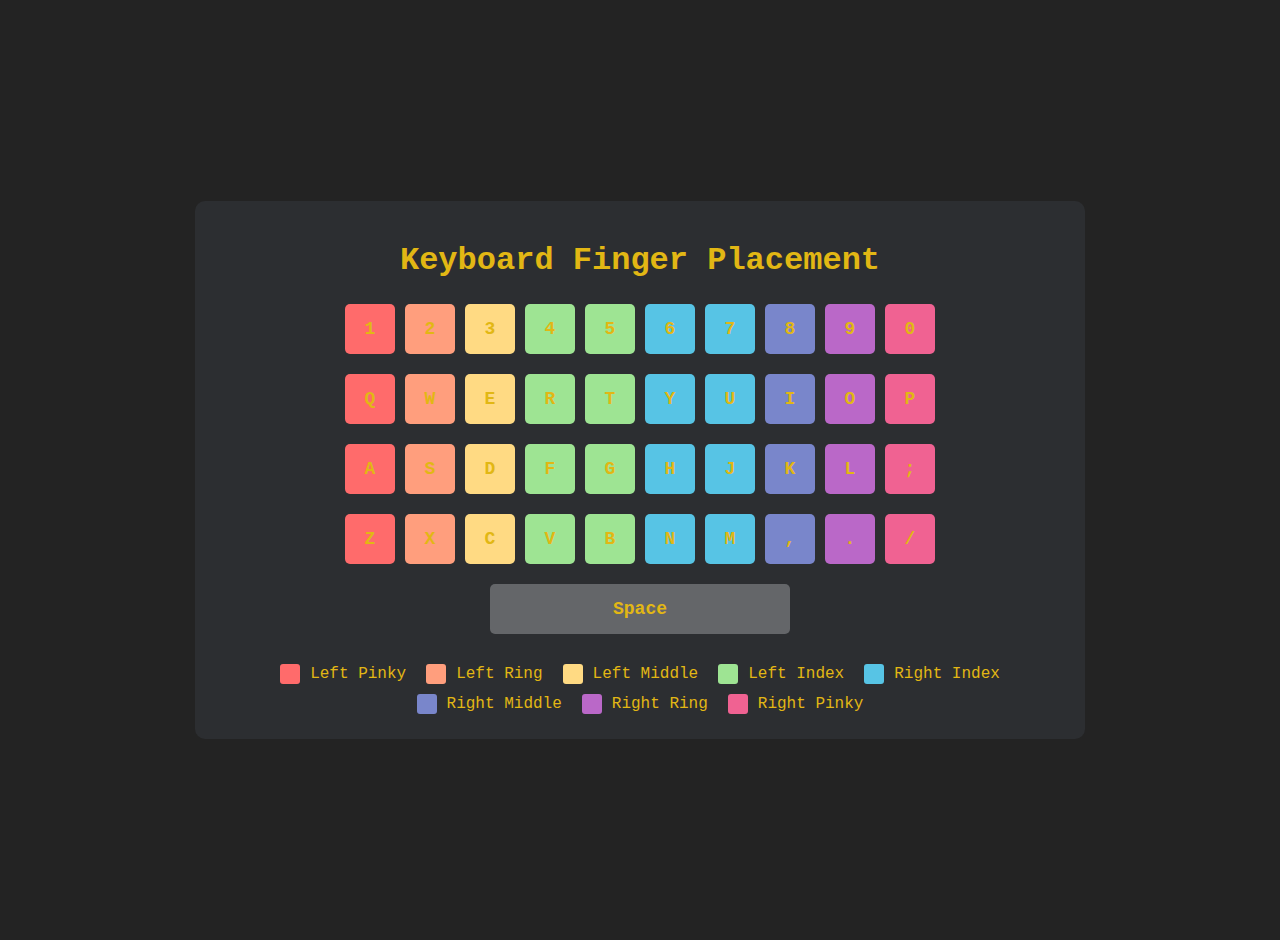
<file: keyboard.html>
<!DOCTYPE html>
<html lang="en">
<head>
    <meta charset="UTF-8">
    <meta name="viewport" content="width=device-width, initial-scale=1.0">
    <title>Keyboard Layout</title>
    <style>
        :root {
            --background: #232323;
            --text-color: #e2b714;
            --sub-color: #646669;
            --sub-alt-color: #2c2e31;
            --primary: #e2b714;
            --left-pinky: #ff6b6b;
            --left-ring: #ff9e7d;
            --left-middle: #ffda83;
            --left-index: #9ee493;
            --right-index: #57c4e5;
            --right-middle: #7986cb;
            --right-ring: #ba68c8;
            --right-pinky: #f06292;
        }
        
        body {
            background-color: var(--background);
            color: var(--text-color);
            font-family: 'Roboto Mono', monospace;
            display: flex;
            justify-content: center;
            align-items: center;
            height: 100vh;
            margin: 0;
            padding: 20px;
        }
        
        .keyboard {
            background-color: var(--sub-alt-color);
            border-radius: 10px;
            padding: 20px;
            max-width: 850px;
            width: 100%;
        }
        
        .keyboard-title {
            text-align: center;
            margin-bottom: 20px;
        }
        
        .keyboard-row {
            display: flex;
            justify-content: center;
            margin-bottom: 10px;
        }
        
        .key {
            height: 50px;
            width: 50px;
            margin: 5px;
            border-radius: 5px;
            background-color: var(--sub-color);
            display: flex;
            align-items: center;
            justify-content: center;
            font-size: 18px;
            font-weight: bold;
            cursor: pointer;
            user-select: none;
        }
        
        .key.wide {
            width: 100px;
        }
        
        .key.extra-wide {
            width: 150px;
        }
        
        .key.space {
            width: 300px;
        }
        
        /* Finger color coding */
        .key.left-pinky { background-color: var(--left-pinky); }
        .key.left-ring { background-color: var(--left-ring); }
        .key.left-middle { background-color: var(--left-middle); }
        .key.left-index { background-color: var(--left-index); }
        .key.right-index { background-color: var(--right-index); }
        .key.right-middle { background-color: var(--right-middle); }
        .key.right-ring { background-color: var(--right-ring); }
        .key.right-pinky { background-color: var(--right-pinky); }
        
        .legend {
            display: flex;
            flex-wrap: wrap;
            justify-content: center;
            margin-top: 20px;
        }
        
        .legend-item {
            display: flex;
            align-items: center;
            margin: 5px 10px;
        }
        
        .legend-color {
            width: 20px;
            height: 20px;
            border-radius: 3px;
            margin-right: 10px;
        }
        
        @media (max-width: 768px) {
            .key {
                height: 40px;
                width: 40px;
                font-size: 14px;
            }
            
            .key.wide {
                width: 80px;
            }
            
            .key.extra-wide {
                width: 100px;
            }
            
            .key.space {
                width: 200px;
            }
        }
    </style>
</head>
<body>
    <div class="keyboard">
        <h1 class="keyboard-title">Keyboard Finger Placement</h1>
        
        <!-- Number row -->
        <div class="keyboard-row">
            <div class="key left-pinky">1</div>
            <div class="key left-ring">2</div>
            <div class="key left-middle">3</div>
            <div class="key left-index">4</div>
            <div class="key left-index">5</div>
            <div class="key right-index">6</div>
            <div class="key right-index">7</div>
            <div class="key right-middle">8</div>
            <div class="key right-ring">9</div>
            <div class="key right-pinky">0</div>
        </div>
        
        <!-- Top row -->
        <div class="keyboard-row">
            <div class="key left-pinky">Q</div>
            <div class="key left-ring">W</div>
            <div class="key left-middle">E</div>
            <div class="key left-index">R</div>
            <div class="key left-index">T</div>
            <div class="key right-index">Y</div>
            <div class="key right-index">U</div>
            <div class="key right-middle">I</div>
            <div class="key right-ring">O</div>
            <div class="key right-pinky">P</div>
        </div>
        
        <!-- Home row -->
        <div class="keyboard-row">
            <div class="key left-pinky">A</div>
            <div class="key left-ring">S</div>
            <div class="key left-middle">D</div>
            <div class="key left-index">F</div>
            <div class="key left-index">G</div>
            <div class="key right-index">H</div>
            <div class="key right-index">J</div>
            <div class="key right-middle">K</div>
            <div class="key right-ring">L</div>
            <div class="key right-pinky">;</div>
        </div>
        
        <!-- Bottom row -->
        <div class="keyboard-row">
            <div class="key left-pinky">Z</div>
            <div class="key left-ring">X</div>
            <div class="key left-middle">C</div>
            <div class="key left-index">V</div>
            <div class="key left-index">B</div>
            <div class="key right-index">N</div>
            <div class="key right-index">M</div>
            <div class="key right-middle">,</div>
            <div class="key right-ring">.</div>
            <div class="key right-pinky">/</div>
        </div>
        
        <!-- Space bar row -->
        <div class="keyboard-row">
            <div class="key space">Space</div>
        </div>
        
        <!-- Legend -->
        <div class="legend">
            <div class="legend-item">
                <div class="legend-color" style="background-color: var(--left-pinky);"></div>
                <span>Left Pinky</span>
            </div>
            <div class="legend-item">
                <div class="legend-color" style="background-color: var(--left-ring);"></div>
                <span>Left Ring</span>
            </div>
            <div class="legend-item">
                <div class="legend-color" style="background-color: var(--left-middle);"></div>
                <span>Left Middle</span>
            </div>
            <div class="legend-item">
                <div class="legend-color" style="background-color: var(--left-index);"></div>
                <span>Left Index</span>
            </div>
            <div class="legend-item">
                <div class="legend-color" style="background-color: var(--right-index);"></div>
                <span>Right Index</span>
            </div>
            <div class="legend-item">
                <div class="legend-color" style="background-color: var(--right-middle);"></div>
                <span>Right Middle</span>
            </div>
            <div class="legend-item">
                <div class="legend-color" style="background-color: var(--right-ring);"></div>
                <span>Right Ring</span>
            </div>
            <div class="legend-item">
                <div class="legend-color" style="background-color: var(--right-pinky);"></div>
                <span>Right Pinky</span>
            </div>
        </div>
    </div>
    
    <script>
        // JavaScript to make the keyboard interactive
        document.querySelectorAll('.key').forEach(key => {
            key.addEventListener('click', () => {
                // Get the key character
                const keyChar = key.textContent.toLowerCase();
                // Alert which finger and hand should be used
                let finger = '';
                let hand = '';
                
                if (key.classList.contains('left-pinky')) {
                    finger = 'Left Pinky';
                    hand = 'Left Hand';
                } else if (key.classList.contains('left-ring')) {
                    finger = 'Left Ring';
                    hand = 'Left Hand';
                } else if (key.classList.contains('left-middle')) {
                    finger = 'Left Middle';
                    hand = 'Left Hand';
                } else if (key.classList.contains('left-index')) {
                    finger = 'Left Index';
                    hand = 'Left Hand';
                } else if (key.classList.contains('right-index')) {
                    finger = 'Right Index';
                    hand = 'Right Hand';
                } else if (key.classList.contains('right-middle')) {
                    finger = 'Right Middle';
                    hand = 'Right Hand';
                } else if (key.classList.contains('right-ring')) {
                    finger = 'Right Ring';
                    hand = 'Right Hand';
                } else if (key.classList.contains('right-pinky')) {
                    finger = 'Right Pinky';
                    hand = 'Right Hand';
                }
                
                if (finger && hand) {
                    alert(`Key: ${keyChar}\nFinger: ${finger}\nHand: ${hand}`);
                }
            });
        });
    </script>
</body>
</html>
</file>
